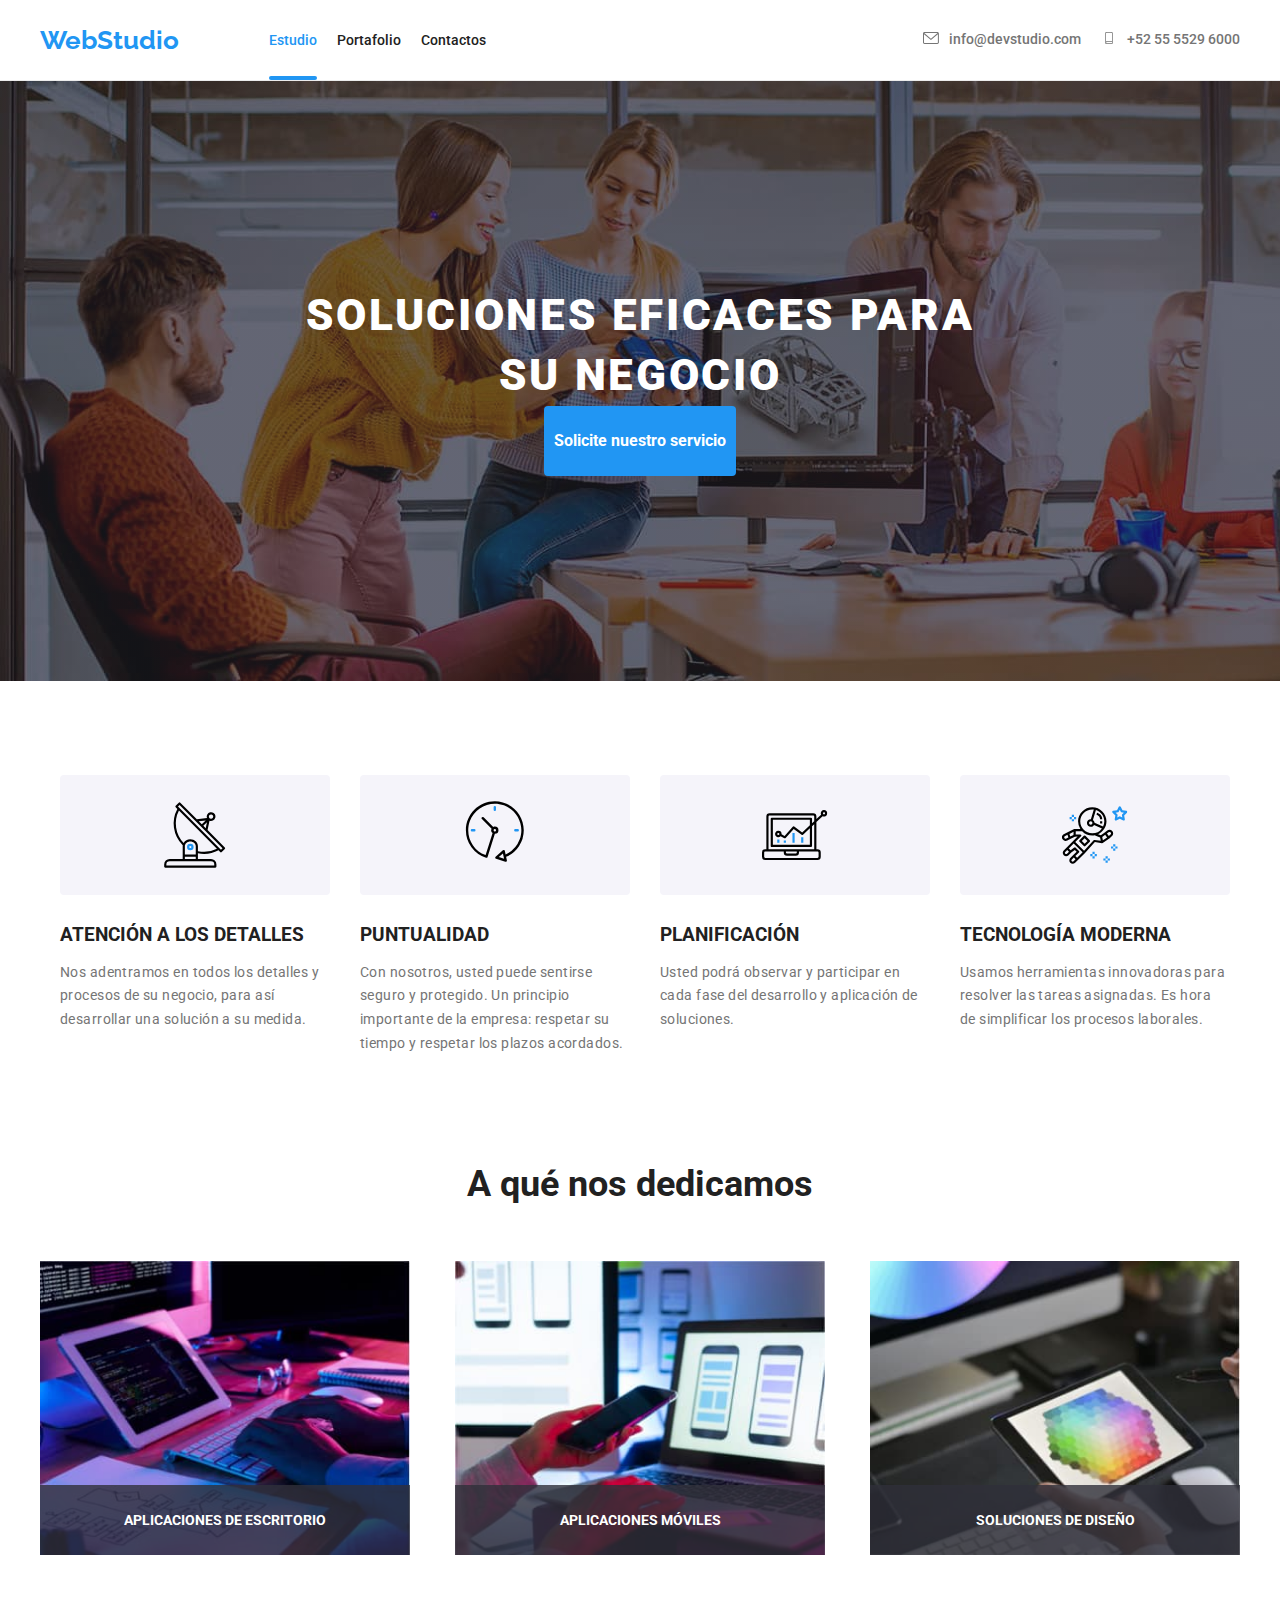
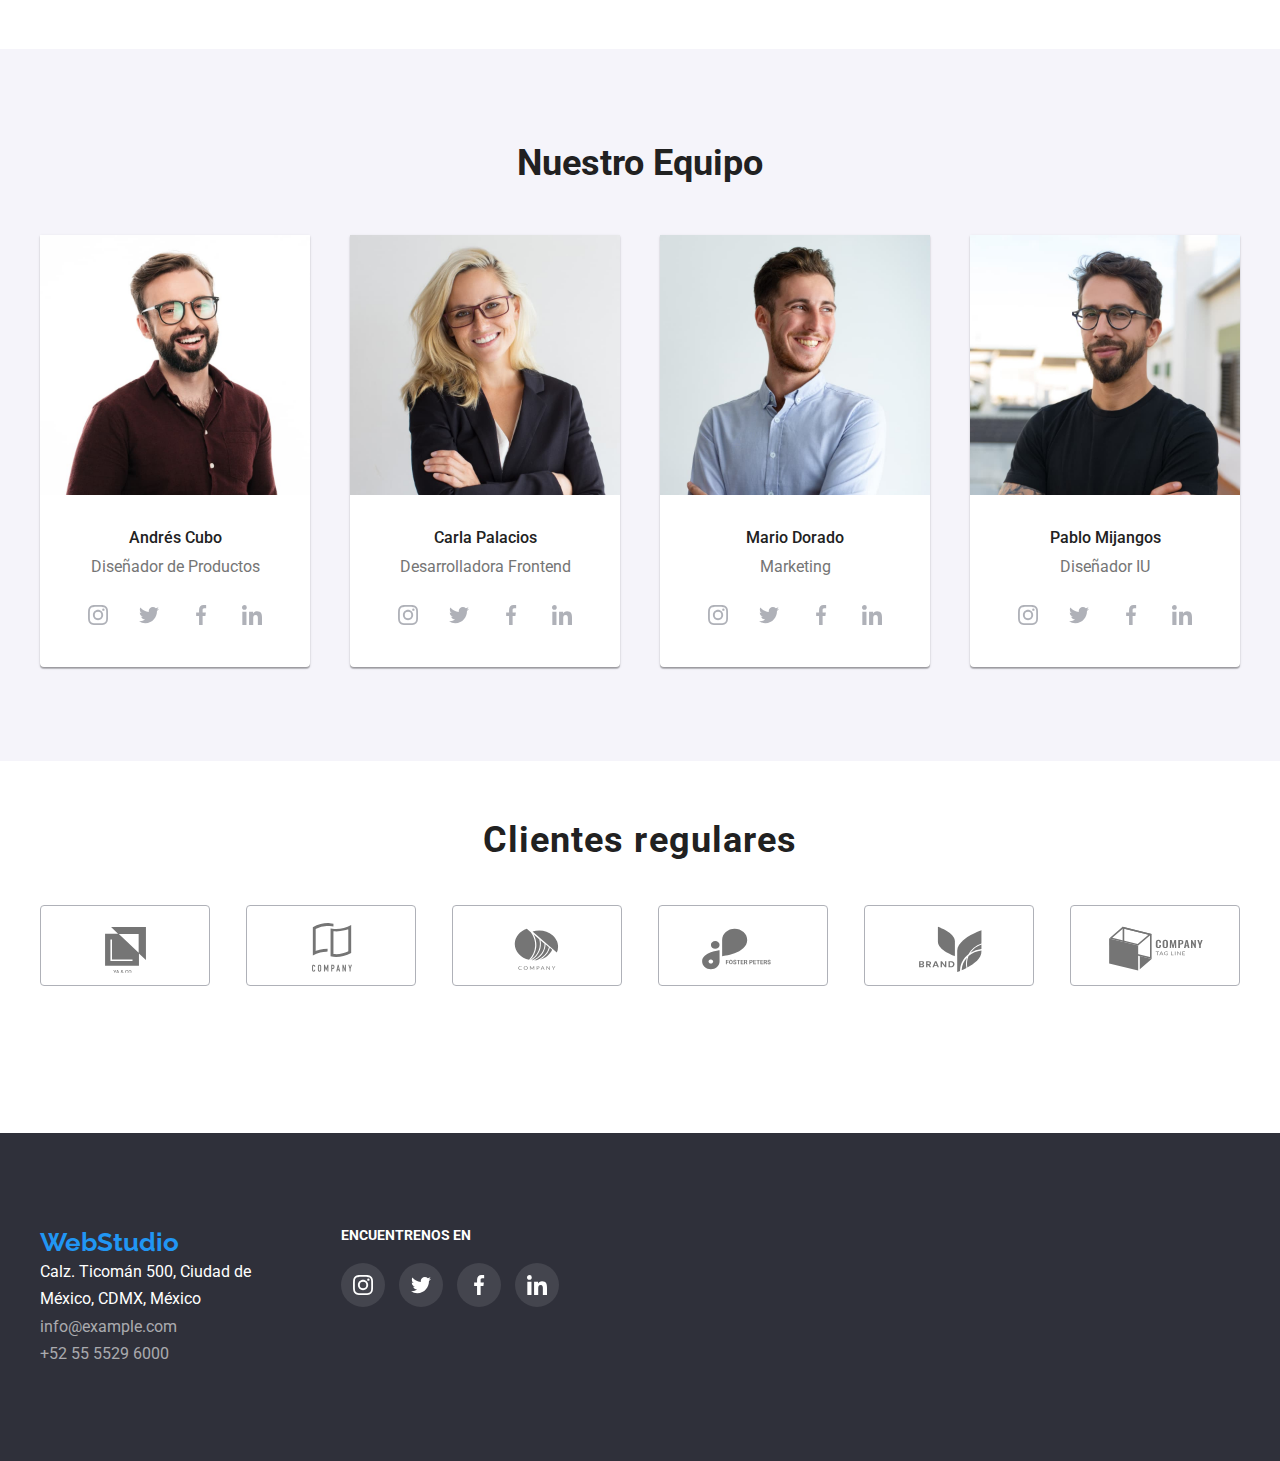
<file: index.html>
<!DOCTYPE html>
<html lang="en">
  <head>
    <meta charset="UTF-8" />
    <meta http-equiv="X-UA-Compatible" content="IE=edge" />
    <meta name="viewport" content="width=device-width, initial-scale=1.0" />
      <!--normalize-->
      <link
      rel="stylesheet"
      href="https://cdnjs.cloudflare.com/ajax/libs/modern-normalize/1.0.0/modern-normalize.min.css"
    />
    <link rel="preconnect" href="https://fonts.googleapis.com" />
    <link rel="preconnect" href="https://fonts.gstatic.com" crossorigin />
    <link
      href="https://fonts.googleapis.com/css2?family=Raleway:ital,wght@0,100;0,200;0,300;0,400;0,500;0,600;0,700;0,800;0,900;1,100;1,200;1,300;1,400;1,500;1,600;1,700;1,800;1,900&family=Roboto:ital,wght@0,100;0,300;0,400;0,500;0,700;0,900;1,100;1,300;1,400;1,500;1,700&display=swap"
      rel="stylesheet"
    />
    <title>WebStudio Proyect</title>
    <link rel="stylesheet" href="./CSS/styles.css" />
  </head>
  <body>
    <header class="border-header">
      <div class="header container">
        <nav class="nav-header">
          <a class="logo" href="#">WebStudio</a>
            <ul class="navigation-links list">
              <li><a class="current navigation" href="/index.html">Estudio</a></li>
                <li><a class="navigation" href="./portafolio.html">Portafolio</a></li>
                <li><a class="navigation" href="#">Contactos</a></li>
            </ul>
        </nav>
      <!--en la parte derecha del header-->

      <ul class="contacts list">
        <!--Envío de correo-->
        <li>
          <a class="header-contact"href="mailto:info@devstudio.com"
            >
            <svg class="icon-contact">
            <use href="./images/icons.svg#icon-sobre">
            </use>
          </svg>info@devstudio.com</a>
                    
        </li>
        <!--Llamada telefónica-->
        <li>
          
          <a class="header-contact" href="tel:+525555296000">
            <svg class="icon-contact">
              <use href="./images/icons.svg#icon-telefono">
              </use>
            </svg>+52 55 5529 6000</a>
        </li>
      </ul>  
      </div>
    </header>
    <main>
      <section class="hero">
        <h1>SOLUCIONES EFICACES PARA SU NEGOCIO</h1>
        <button type="button" class="button-hero" data-modal-open >Solicite nuestro servicio</button>
      </section>
      <section class="benefits-sections container">
        <h2 style="display: none">BENEFICIOS</h2>
        <ul class="list benefits">
          <li class="item-benefits">
            <div class="icon-benefits-container">
              <svg class="icon-benefits">
              <use href="./images/icons.svg#icon-antena">
              </use>
            </svg>
          </div>
            <h3 class="title-benefits">ATENCIÓN A LOS DETALLES</h3>
            <p class="text-benefits">
              Nos adentramos en todos los detalles y procesos de su negocio,
              para así desarrollar una solución a su medida.
            </p>
          </li>

          <li class="item-benefits">
            <div class="icon-benefits-container">
              <svg class="icon-benefits">
              <use href="./images/icons.svg#icon-reloj">
              </use>
            </svg>
          </div>
            <h3 class="title-benefits">PUNTUALIDAD</h3>
            <p class="text-benefits">
              Con nosotros, usted puede sentirse seguro y protegido. Un
              principio importante de la empresa: respetar su tiempo y respetar
              los plazos acordados.
            </p>
          </li>

          <li class="item-benefits">
            <div class="icon-benefits-container">
              <svg class="icon-benefits">
              <use href="./images/icons.svg#icon-diagrama">
              </use>
            </svg>
          </div>
            <h3 class="title-benefits">PLANIFICACIÓN</h3>
            <p class="text-benefits">
              Usted podrá observar y participar en cada fase del desarrollo y
              aplicación de soluciones.
            </p>
          </li>

          <li class="item-benefits">
            <div class="icon-benefits-container">
              <svg class="icon-benefits">
              <use href="./images/icons.svg#icon-astronauta">
              </use>
            </svg>
          </div>
            <h3 class="title-benefits">TECNOLOGÍA MODERNA</h3>
            <p class="text-benefits">
              Usamos herramientas innovadoras para resolver las tareas
              asignadas. Es hora de simplificar los procesos laborales.
            </p>
          </li>
        </ul>
      </section>

      <section class="services container">
        <h2 class="title-services">A qué nos dedicamos</h2>
        <ul class="list services-list">
          <li>
            <div class="box-services">
            <img
              src="./images/img1.jpg"
              alt="Escribiendo en teclado"
              width="370"
              height="294"
            />
            <h3 class="image-position">APLICACIONES DE ESCRITORIO</h3>
          </div>
          </li>
          <li>
            <div class="box-services">
            <img
              src="./images/img2.jpg"
              alt="App Celular"
              width="370"
              height="294"
            />
            <h3>APLICACIONES MÓVILES</h3>
          </div>
          </li>
          <li>
            <div class="box-services">
            <img
              src="./images/img3.jpg"
              alt="Tablet"
              width="370"
              height="294"
            />
            <h3>SOLUCIONES DE DISEÑO</h3>
          </div>
          </li>
        </ul> 
      </section>

      <section class="team">
        <div class="container">
          <h2 class="title-team">Nuestro Equipo</h2>
            <ul class="list team-list">
              <li class="id-team">
                <img
                  src="./images/team1.jpg"
                  alt="Foto Andrés Cubo"
                  width="270"
                  height="260"
                />
                <h3>Andrés Cubo</h3>
                <p>Diseñador de Productos</p>
                <ul class="list icons-media">
                  <li class="icons-background">
                <a href="#" target="_blank" rel="noopener noreferrer"> 
                <svg class="social-media">
                  <use href="./images/icons.svg#icon-instagram">
                  </use>
                </svg>
              </a>
              </li>
              <li class="icons-background">
            <a href="#" target="_blank" rel="noopener noreferrer"> 
            <svg  class="social-media">
              <use href="./images/icons.svg#icon-twitter">
              </use>
            </svg>
          </a>
              </li>
              <li class="icons-background">
            <a href="#" target="_blank" rel="noopener noreferrer"> 
            <svg  class="social-media">
              <use href="./images/icons.svg#icon-facebook">
              </use>
            </svg>
          </a>
              </li>
              <li class="icons-background">
            <a href="#" target="_blank" rel="noopener noreferrer"> 
            <svg  class="social-media">
              <use href="./images/icons.svg#icon-linkedin">
              </use>
            </svg>
          </a>
              </li>
          </ul>
          </li>
          

          <li class="id-team">
            <img
              src="./images/team2.jpg"
              alt="Foto Carla Palacios"
              width="270"
              height="260"
            />
            <h3>Carla Palacios</h3>
            <p>Desarrolladora Frontend</p>
            <ul class="list icons-media">
              <li class="icons-background">
            <a href="#" target="_blank" rel="noopener noreferrer"> 
            <svg  class="social-media">
              <use href="./images/icons.svg#icon-instagram">
              </use>
            </svg>
          </a>
          </li> 
          <li class="icons-background">
            <a href="#" target="_blank" rel="noopener noreferrer"> 
            <svg  class="social-media">
              <use href="./images/icons.svg#icon-twitter">
              </use>
            </svg>
          </a>
          </li>
          <li class="icons-background">
            <a href="#" target="_blank" rel="noopener noreferrer"> 
            <svg  class="social-media">
              <use href="./images/icons.svg#icon-facebook">
              </use>
            </svg>
          </a>
          </li>
          <li class="icons-background">
            <a href="#" target="_blank" rel="noopener noreferrer"> 
            <svg  class="social-media">
              <use href="./images/icons.svg#icon-linkedin">
              </use>
            </svg>
          </a>
          </li>
          </ul>
          </li>

          <li class="id-team">
            <img
              src="./images/team3.jpg"
              alt="Foto Mario Dorado"
              width="270"
              height="260"
            />
            <h3>Mario Dorado</h3>
            <p>Marketing</p>
            <ul class="list icons-media">
              <li class="icons-background">
            <a href="#" target="_blank" rel="noopener noreferrer"> 
            <svg  class="social-media">
              <use href="./images/icons.svg#icon-instagram">
              </use>
            </svg>
          </a>
              </li>
              <li class="icons-background">
            <a href="#" target="_blank" rel="noopener noreferrer"> 
            <svg  class="social-media">
              <use href="./images/icons.svg#icon-twitter">
              </use>
            </svg>
          </a>
          </li>
          <li class="icons-background">
            <a href="#" target="_blank" rel="noopener noreferrer"> 
            <svg  class="social-media">
              <use href="./images/icons.svg#icon-facebook">
              </use>
            </svg>
          </a>
          </li>
          <li class="icons-background">
            <a href="#" target="_blank" rel="noopener noreferrer"> 
            <svg  class="social-media">
              <use href="./images/icons.svg#icon-linkedin">
              </use>
            </svg>
          </a>
          </li>
          </ul>
          </li>

          <li class="id-team">
            <img
              src="./images/team4.jpg"
              alt="Foto Pablo Mijangos"
              width="270"
              height="260"
            />
            <h3>Pablo Mijangos</h3>
            <p>Diseñador IU</p>
            <ul class="list icons-media">
              <li class="icons-background">
            <a href="#" target="_blank" rel="noopener noreferrer"> 
            <svg  class="social-media">
              <use href="./images/icons.svg#icon-instagram">
              </use>
            </svg>
          </a>
          </li>
          <li class="icons-background">
            <a href="#" target="_blank" rel="noopener noreferrer"> 
            <svg  class="social-media">
              <use href="./images/icons.svg#icon-twitter">
              </use>
            </svg>
          </a>
          </li>
          <li class="icons-background">
            <a href="#" target="_blank" rel="noopener noreferrer"> 
            <svg  class="social-media">
              <use href="./images/icons.svg#icon-facebook">
              </use>
            </svg>
          </a>
          </li>
          <li class="icons-background">
            <a href="#" target="_blank" rel="noopener noreferrer"> 
            <svg  class="social-media">
              <use href="./images/icons.svg#icon-linkedin">
              </use>
            </svg>
          </a>
          </li>
        </ul>
        </div>
        </section>

      <section>
        <h2 style="display: none">Clientes</h2>
      <div class="container company">
        <h3>Clientes regulares</h3>
        <ul class="list company-icon-container"> 
          <li class="rectangle">
          <a href="#" target="_blank" rel="noopener noreferrer">
          <svg  class="company-icon">
          <use href="./images/icons.svg#icon-logo1">
          </use>
          </svg>
        </a>
          </li>
          <li class="rectangle">
        <a href="#" target="_blank" rel="noopener noreferrer">
        <svg  class="company-icon">
          <use href="./images/icons.svg#icon-logo2">
          </use>
        </svg>
      </a>
      </li>
      <li class="rectangle">
        <a href="#" target="_blank" rel="noopener noreferrer">
        <svg  class="company-icon">
          <use href="./images/icons.svg#icon-logo3">
          </use>
        </svg>
      </a>
      </li>
      <li class="rectangle">
        <a href="#" target="_blank" rel="noopener noreferrer">
        <svg  class="company-icon">
          <use href="./images/icons.svg#icon-logo4">
          </use>
        </svg>
      </a>
      </li>
      <li class="rectangle">
        <a href="#" target="_blank" rel="noopener noreferrer">
        <svg  class="company-icon">
          <use href="./images/icons.svg#icon-logo5">
          </use>
        </svg>
      </a>
      </li>
      <li class="rectangle">
        <a href="#" target="_blank" rel="noopener noreferrer">
        <svg  class="company-icon">
          <use href="./images/icons.svg#icon-logo6">
          </use>
        </svg>
      </a>
      </li>
      </ul> 
      </div>
    </main>

    <footer class="footer">
      <div class="container container-footer">
        <div>
          <a class="logo logo-footer" href="#">WebStudio</a>
          <address>
            <ul class="list list-footer">
              <li>
                <a class="address"
              href="https://goo.gl/maps/PHKaTiNZTSh5ryRF7"
              target="_blank"
              rel="noopener noreferrer"
              >Calz. Ticomán 500, Ciudad de México, CDMX, México</a
            >
          </li>
          <li>
            <a class="footer-contact" href="mailto:info@example.com"
              >info@example.com</a
            >
          </li>
          <li>
            <a class="footer-contact" href="tel:+525555296000"
              >+52 55 5529 6000
            </a>
          </li>
        </ul>
      </address> 
      </div>
      <div class="media-footer">
        <h3>ENCUENTRENOS EN</h3>
        <div class="cont-icons-footer">
        <a href="#" target="_blank" rel="noopener noreferrer">
        <svg  class="social-media-footer">
          <use href="./images/icons.svg#icon-instagram">
          </use>
        </svg>
      </a>  
      </div>
      <div class="cont-icons-footer">
        <a href="#" target="_blank" rel="noopener noreferrer">
        <svg  class="social-media-footer">
          <use href="./images/icons.svg#icon-twitter">
          </use>
        </svg>
      </a>
      </div>
      <div class="cont-icons-footer">
      <a href="#" target="_blank" rel="noopener noreferrer">
      <svg  class="social-media-footer">
        <use href="./images/icons.svg#icon-facebook">
        </use>
      </svg>
    </a>
    </div>
    <div class="cont-icons-footer">
      <a href="#" target="_blank" rel="noopener noreferrer">
      <svg  class="social-media-footer">
        <use href="./images/icons.svg#icon-linkedin">
        </use>
      </svg>
    </a>
    </div>
      </div>
    </div>
    </footer>

    <!--modal-->
    <div class="backdrop is-hidden" data-modal>
      <div class="modal">
        <button class="cerrar" data-modal-close>X</button>
      </div>
    </div>
    <script src="./js/modal.js"></script>
  </body>
</html>
</file>
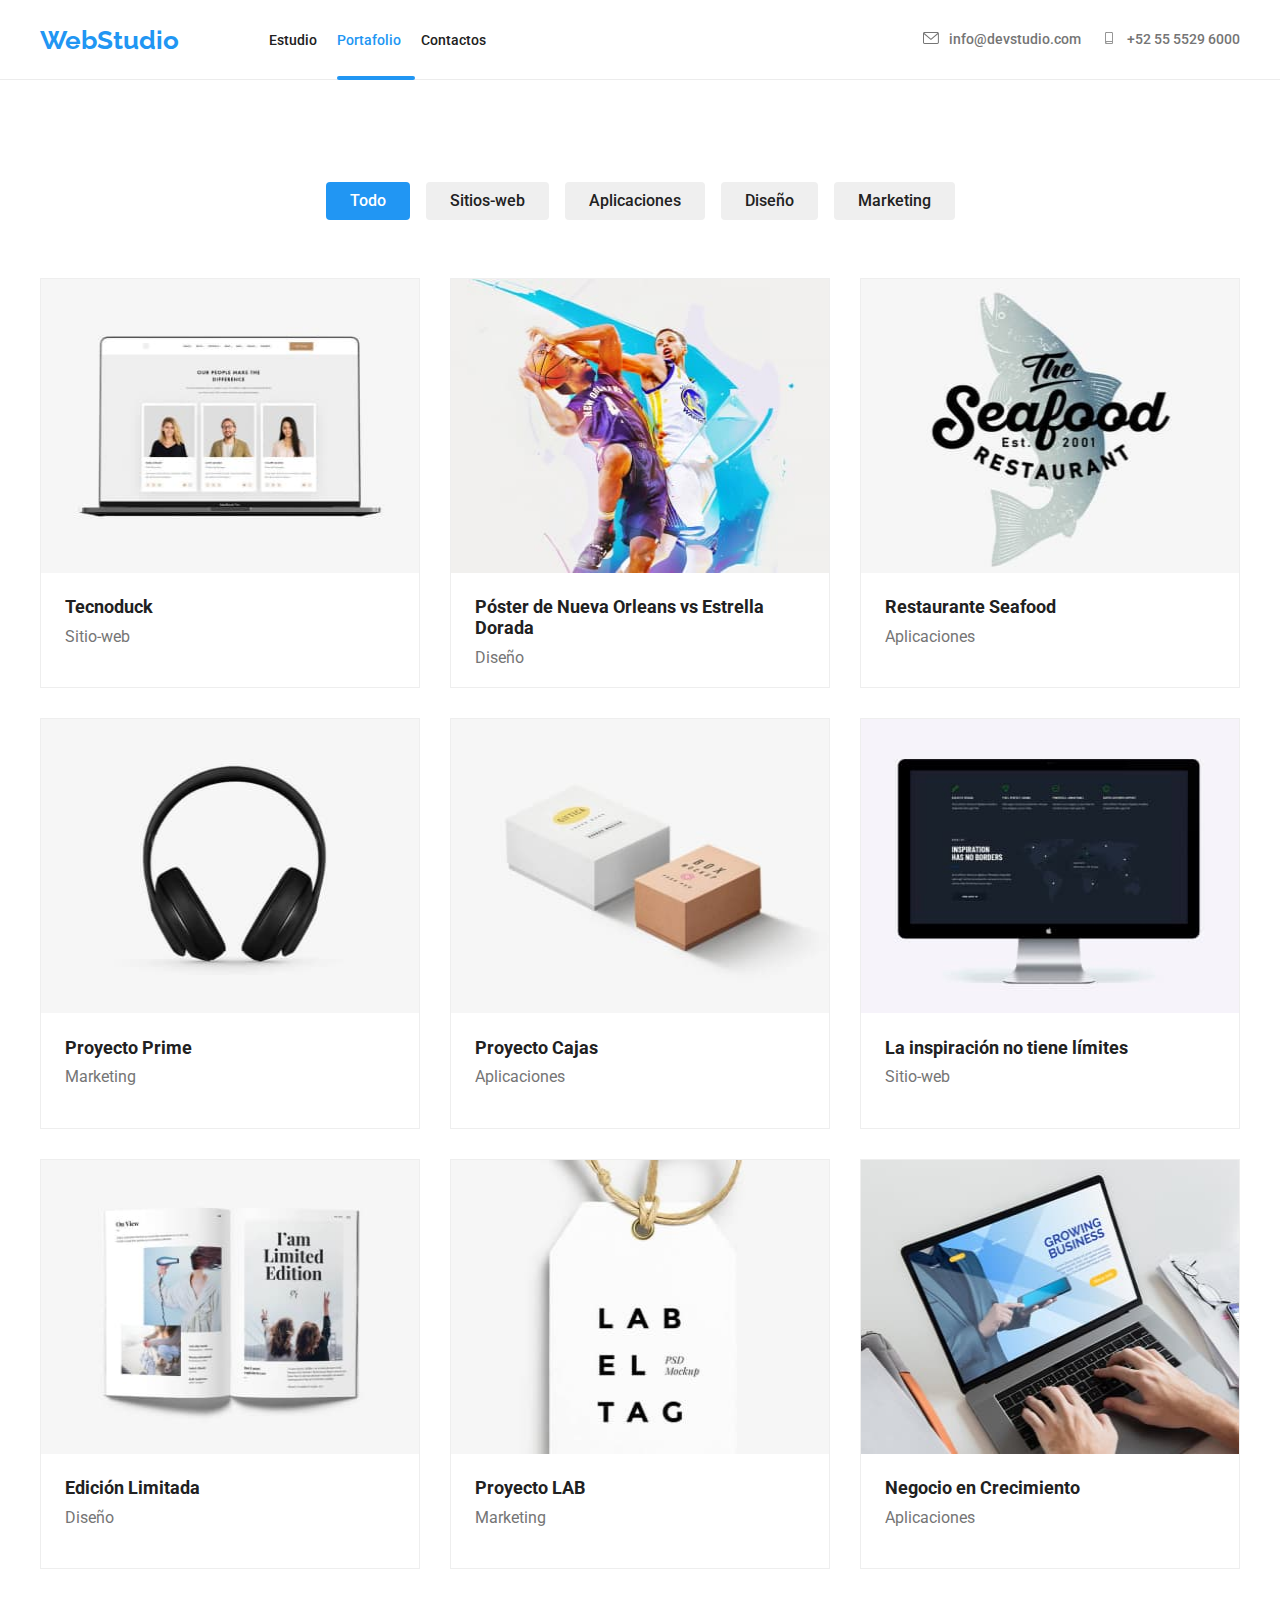
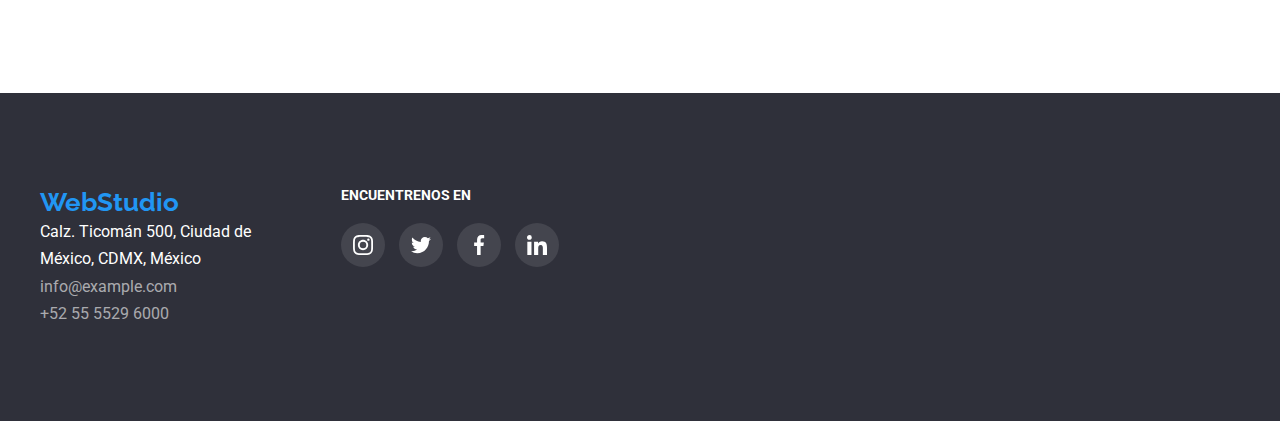
<file: portafolio.html>
<!DOCTYPE html>
<html lang="en">
<head>
    <meta charset="UTF-8">
    <meta http-equiv="X-UA-Compatible" content="IE=edge">
    <meta name="viewport" content="width=device-width, initial-scale=1.0">
    <link rel="preconnect" href="https://fonts.gstatic.com" crossorigin>
    <link href="https://fonts.googleapis.com/css2?family=Raleway:ital,wght@0,100;0,200;0,300;0,400;0,500;0,600;0,700;0,800;0,900;1,100;1,200;1,300;1,400;1,500;1,600;1,700;1,800;1,900&family=Roboto:ital,wght@0,100;0,300;0,400;0,500;0,700;0,900;1,100;1,300;1,400;1,500;1,700&display=swap" rel="stylesheet">
    <title>Portafolio</title>
    <link
    rel="stylesheet"
    href="https://cdnjs.cloudflare.com/ajax/libs/modern-normalize/1.0.0/modern-normalize.min.css"
  />
  <!--normalize-->
  <link
  rel="stylesheet"
  href="https://cdnjs.cloudflare.com/ajax/libs/modern-normalize/1.0.0/modern-normalize.min.css"
/>
    <link rel="stylesheet" href="./CSS/styles.css"/>
</head>
<body>
    <header class="header border-header">
      <div class="header container">
        <nav class="nav-header">
          <a class="logo" href="#">WebStudio</a>
          <ul class="navigation-links list">
            <li><a class="navigation" href="./index.html">Estudio</a></li>
            <li><a class="current current-portafolio navigation" href="./portafolio.html">Portafolio</a></li>
            <li><a class="navigation" href="#">Contactos</a></li>
          </ul>
        </nav>
        <ul class="contacts list">
          <!--Envío de correo-->
          <ul class="contacts list">
            <!--Envío de correo-->
            <li>
              <a class="header-contact"href="mailto:info@devstudio.com"
                >
                <svg class="icon-contact">
                <use href="./images/icons.svg#icon-sobre">
                </use>
              </svg>info@devstudio.com</a>
                        
            </li>
            <!--Llamada telefónica-->
            <li>
              
              <a class="header-contact" href="tel:+525555296000">
                <svg class="icon-contact">
                  <use href="./images/icons.svg#icon-telefono">
                  </use>
                </svg>+52 55 5529 6000</a>
          </li>
        </ul>
      </div> 
      </header>
        <main class="container" >
          <section class="portafolio">
            <h2 style="display: none">BUTTONS</h2>
            <ul class="list buttons-list">  
              <li class="button-projects"><button type="button" class="link-project active-button">Todo</button></li>     
              <li class="button-projects"><button type="button" class="link-project">Sitios-web</button></li>
              <li class="button-projects"><button type="button" class="link-project">Aplicaciones</button></li>
              <li class="button-projects"><button type="button" class="link-project">Diseño</button></li>
              <li class="button-projects"><button type="button" class="link-project">Marketing</button></li>
            </ul>
            <ul class="list projects">
                <li class="cards-border">
                  <div class="cards-container">
                    <img class="images"
                    src="./images/laptop.jpg"
                    alt="laptop"
                    width="370"
                    height="294"
                    />
                    <div class="emergent-card">
                      <p class="p-card">
                        Tecnoduck es una plataforma de distribución de coronavirus de última generación. Las compañías usan esta plataforma para el espionaje digital y los ataques a los servidores seguros de la competencia.
                      </p>
                    </div>
                  </div>
                    <div class="cards-box">
                      <h3>Tecnoduck</h3>
                      <p class="p-projects">Sitio-web</p>
                    </div>
      
                </li>
      
                <li class="cards-border">
                  <div class="cards-container">
                    <img class="images"
                    src="./images/basketball.jpg"
                    alt="basketball photo"
                    width="370"
                    height="294"
                    />
                    <div class="emergent-card">
                      <p class="p-card">
                        Lorem ipsum dolor sit amet consectetur adipisicing elit. Nam quibusdam sed alias doloremque eligendi. Blanditiis id odio assumenda sunt dolores laudantium harum tempora provident fuga deleniti, earum eveniet, omnis modi.
                      </p>
                    </div>
                  </div>
                    <div class="cards-box">
                    <h3>Póster de Nueva Orleans vs Estrella Dorada</h3>
                    <p class="p-projects">Diseño</p>
                  </div>
                  
                </li>
      
                <li class="cards-border">
                  <div class="cards-container">
                    <img class="images"
                    src="./images/theseafoodrestaurant.jpg"
                    alt="Restaurant"
                    width="370"
                    height="294"
                    />
                    <div class="emergent-card">
                      <p class="p-card">
                        Lorem ipsum dolor sit amet consectetur adipisicing elit. Nam quibusdam sed alias doloremque eligendi. Blanditiis id odio assumenda sunt dolores laudantium harum tempora provident fuga deleniti, earum eveniet, omnis modi.
                      </p>
                    </div>
                  </div>
                  
                    <div class="cards-box">
                    <h3>Restaurante Seafood</h3>
                    <p class="p-projects">Aplicaciones</p>
                    </div>
                </li>

                <li class="cards-border">
                  <div class="cards-container">
                    <img class="images"
                      src="./images/headphones.jpg"
                      alt="Headphoneslaptop"
                      width="370"
                      height="294"
                      />
                      <div class="emergent-card">
                        <p class="p-card">
                          Lorem ipsum dolor sit amet consectetur adipisicing elit. Nam quibusdam sed alias doloremque eligendi. Blanditiis id odio assumenda sunt dolores laudantium harum tempora provident fuga deleniti, earum eveniet, omnis modi.
                        </p>
                      </div>
                  </div>
                    
                      <div class="cards-box">
                      <h3>Proyecto Prime</h3>
                      <p class="p-projects">Marketing</p>
                    </div>
                  </li>
        
                  <li class="cards-border">
                    <div class="cards-container">
                      <img class="images"
                      src="./images/boxes.jpg"
                      alt="Boxes"
                      width="370"
                      height="294"
                      />
                      <div class="emergent-card">
                        <p class="p-card">
                          Lorem ipsum dolor sit amet consectetur adipisicing elit. Nam quibusdam sed alias doloremque eligendi. Blanditiis id odio assumenda sunt dolores laudantium harum tempora provident fuga deleniti, earum eveniet, omnis modi.
                        </p>
                      </div>
                    </div>
                    
                      <div class="cards-box">
                      <h3>Proyecto Cajas</h3>
                      <p class="p-projects">Aplicaciones</p>
                      </div>
                  </li>
        
                  <li class="cards-border">
                    <div class="cards-container">
                      <img class="images"
                      src="./images/monitor.jpg"
                      alt="Monitos"
                      width="370"
                      height="294"
                      />
                      <div class="emergent-card">
                        <p class="p-card">
                          Lorem ipsum dolor sit amet consectetur adipisicing elit. Nam quibusdam sed alias doloremque eligendi. Blanditiis id odio assumenda sunt dolores laudantium harum tempora provident fuga deleniti, earum eveniet, omnis modi.
                        </p>
                      </div>
                    </div>
                    
                      <div class="cards-box">
                      <h3>La inspiración no tiene límites</h3>
                      <p class="p-projects">Sitio-web</p>  
                      </div>
                    </li>

                  <li class="cards-border">
                    <div class="cards-container">
                      <img class="images"
                      src="./images/magazine.jpg"
                      alt="magazine"
                      width="370"
                      height="294"
                      />
                      <div class="emergent-card">
                        <p class="p-card">
                          Lorem ipsum dolor sit amet consectetur adipisicing elit. Nam quibusdam sed alias doloremque eligendi. Blanditiis id odio assumenda sunt dolores laudantium harum tempora provident fuga deleniti, earum eveniet, omnis modi.
                        </p>
                      </div>
                    </div>
                    
                      <div class="cards-box">
                      <h3>Edición Limitada</h3>
                      <p class="p-projects">Diseño</p>  
                      </div>
                      
                  </li>
        
                  <li class="cards-border">
                    <div class="cards-container">
                      <img class="images"
                      src="./images/tag.jpg"
                      alt="tag"
                      width="370"
                      height="294"
                      />
                      <div class="emergent-card">
                        <p class="p-card">
                          Lorem ipsum dolor sit amet consectetur adipisicing elit. Nam quibusdam sed alias doloremque eligendi. Blanditiis id odio assumenda sunt dolores laudantium harum tempora provident fuga deleniti, earum eveniet, omnis modi.
                        </p>
                      </div>
                    </div>
                    
                      <div class="cards-box">
                      <h3>Proyecto LAB</h3>
                      <p class="p-projects">Marketing</p>  
                      </div>
                      
                  </li>
        
                  <li class="cards-border">
                    <div class="cards-container">
                      <img class="images"
                      src="./images/pc.jpg"
                      alt="Personal computer"
                      width="370"
                      height="294"
                      />
                      <div class="emergent-card">
                        <p class="p-card">
                          Lorem ipsum dolor sit amet consectetur adipisicing elit. Nam quibusdam sed alias doloremque eligendi. Blanditiis id odio assumenda sunt dolores laudantium harum tempora provident fuga deleniti, earum eveniet, omnis modi.
                        </p>
                      </div>
                    </div>
                    
                      <div class="cards-box">
                      <h3>Negocio en Crecimiento</h3>
                      <p class="p-projects">Aplicaciones</p>  
                      </div>
                      
                  </li>
                  </ul>
          </section>
        </main>
    
        <footer class="footer">
          <div class="container container-footer">
            <div>
              <a class="logo logo-footer" href="#">WebStudio</a>
              <address>
                <ul class="list list-footer">
                  <li>
                    <a class="address"
                  href="https://goo.gl/maps/PHKaTiNZTSh5ryRF7"
                  target="_blank"
                  rel="noopener noreferrer"
                  >Calz. Ticomán 500, Ciudad de México, CDMX, México</a
                >
              </li>
              <li>
                <a class="footer-contact" href="mailto:info@example.com"
                  >info@example.com</a
                >
              </li>
              <li>
                <a class="footer-contact" href="tel:+525555296000"
                  >+52 55 5529 6000
                </a>
              </li>
            </ul>
          </address> 
          </div>
          <div class="media-footer">
            <h3>ENCUENTRENOS EN</h3>
            <div class="cont-icons-footer">
            <a href="#" target="_blank" rel="noopener noreferrer">
            <svg  class="social-media-footer">
              <use href="./images/icons.svg#icon-instagram">
              </use>
            </svg>
          </a>  
          </div>
          <div class="cont-icons-footer">
            <a href="#" target="_blank" rel="noopener noreferrer">
            <svg  class="social-media-footer">
              <use href="./images/icons.svg#icon-twitter">
              </use>
            </svg>
          </a>
          </div>
          <div class="cont-icons-footer">
          <a href="#" target="_blank" rel="noopener noreferrer">
          <svg  class="social-media-footer">
            <use href="./images/icons.svg#icon-facebook">
            </use>
          </svg>
        </a>
        </div>
        <div class="cont-icons-footer">
          <a href="#" target="_blank" rel="noopener noreferrer">
          <svg  class="social-media-footer">
            <use href="./images/icons.svg#icon-linkedin">
            </use>
          </svg>
        </a>
        </div>
          </div>
        </div>
        </footer>
</body>
</html>
</file>
<file: CSS/styles.css>
:root {
  --primary-color: #2196f3;
  --secondary-color: #212121;
  --phone-color: #757575;
  --background-hero: #2f303a;
  --hero-color: #ffffff;
  --tiempo: 250ms;
  --distribucion-tiempo: cubic-bezier(0.4, 0, 0.2, 1);
}
.logo {
  font-family: 'Raleway', sans-serif;
  font-size: 26px;
  font-weight: 700;
  line-height: 1.19;
  text-decoration: none;
  color: var(--primary-color);
}
body {
  font-family: 'Roboto', sans-serif;
  color: var(--secondary-color);
}
ul, h1, h2, h3, h4, h5, h6 {
  margin: 0;
  padding: 0;
}
.container {
  width: 1200px;
  margin: 0 auto;
}
.list {
  list-style: none;
}
.navigation-links :hover {
  color: var(--primary-color);
}

.navigation {
  font-size: 14px;
  font-weight: 500;
  line-height: 1.14;
  color: var(--secondary-color);
  text-decoration: none;
  margin-bottom: 30px;
}
.header-contact {
  color: var(--phone-color);
  text-decoration: none;
}
.header-contact:hover {
  color: var(--primary-color);
}
.icon-contact {
  width: 16px;
  height: 12px;
  margin-right: 10px;
  fill: var(--phone-color);
}

.header-contact:hover .icon-contact {
  fill: var(--primary-color);
  color: var(--primary-color);
}
.current {
  color: var(--primary-color);
}
.contacts {
  font-size: 14px;
  font-weight: 500;
  line-height: 1.14;
}

.hero {
  background-color: var(--background-hero);
  background-image: linear-gradient(to bottom, #2f303a66, #2f303a66),
    url(../images/Image-hero.jpg);
  background-repeat: no-repeat;
  background-size: cover;
}

.hero h1 {
  font-style: normal;
  font-weight: 900;
  font-size: 44px;
  line-height: 1.36;
  text-align: center;
  color: var(--hero-color);
  letter-spacing: 0.06em;
  width: 696px;
}
.button-hero {
  background-color: var(--primary-color);
  color: var(--hero-color);
  font-weight: 700;
  font-size: 16px;
  font-style: bold;
  line-height: 1.87;
  cursor: pointer;
  border: var(--primary-color);
  border-radius: 4px;
  padding: 20px 10px;
}
.icon-benefits-container {
  width: 270px;
  height: 120px;
  background-color: #f5f4fa;
  border-radius: 4px;
  padding: 25px 102.34px;
  margin-bottom: 30px;
}
.icon-benefits {
  width: 65.32px;
  height: 70px;
}
.button-hero:hover {
  background-color: var(--primary-color);
}
.benefits > h3 {
  color: var(--secondary-color);
  font-weight: 700;
  font-size: 14px;
  line-height: 1.14;
  letter-spacing: 0.03em;
}
.text-benefits {
  color: var(--phone-color);
  font-weight: 400;
  font-size: 14px;
  line-height: 1.71;
  letter-spacing: 0.03em;
}
.services h2 {
  font-weight: 700;
  font-size: 36px;
  line-height: 1.16;
  margin-bottom: 55px;
}
.box-services {
  position: relative;
  width: 370px;
  height: 294px;
}
.box-services > h3 {
  position: absolute;
  display: flex;
  justify-content: center;
  padding: 27px 0;
  bottom: 0;
  font-size: 14px;
  color: var(--hero-color);
  background-color: rgba(47, 48, 58, 0.8);
  width: 370px;
  height: 70px;
}
.team h2 {
  font-weight: 700;
  font-size: 36px;
  color: var(--secondary-color);
  line-height: 1.16;
  margin-bottom: 50px;
}
.team h3 {
  font-weight: 500;
  font-size: 16px;
  color: var(--secondary-color);
  line-height: 1.18;
}
.team p {
  font-weight: 400;
  font-size: 16px;
  color: var(--phone-color);
  line-height: 1.18;
}
.footer {
  background-color: var(--background-hero);
  padding: 94px 0;
}
.address {
  color: var(--hero-color);
  font-style: normal;
  text-decoration: none;
  line-height: 1.71;
}
.footer-contact {
  color: rgba(255, 255, 255, 0.6);
  font-style: normal;
  text-decoration: none;
  line-height: 1.71;
}
.projects h3 {
  font-weight: 700;
  font-size: 18px;
  color: var(--secondary-color);
  margin-bottom: 4px;
}
.p-projects{
  font-weight: 400;
  font-size: 16;
  line-height: 1.87;
  color: var(--phone-color);
  margin-top: 4px;
}
.link-project {
  font-size: 16px;
  font-weight: 500;
  line-height: 1.62;
  color: var(--secondary-color);
  cursor: pointer;
  border: var(--primary-color);
  border-radius: 4px;
  padding: 6px 24px;
}
.button-projects :hover {
  color: var(--hero-color);
  background-color: var(--primary-color);
  box-shadow: 0px 3px 1px rgba(0, 0, 0, 0.1), 0px 1px 2px rgba(0, 0, 0, 0.08),
    0px 2px 2px rgba(0, 0, 0, 0.12);
  border-radius: 4px;
}
.active-button {
  color: var(--hero-color);
  background-color: var(--primary-color);
}
.header {
  height: 80px;
  display: flex;
  justify-content: space-between;
}
.border-header {
  border-bottom: 1px #ececec solid;
}
.nav-header {
  display: flex;
  justify-content: space-between;
  align-items: center;
  gap: 90px;
}
.navigation-links {
  display: flex;
  gap: 20px;
}
.contacts {
  display: flex;
  justify-content: center;
  align-items: center;
  gap: 20px;
}

.hero {
  height: 600px;
  display: flex;
  justify-content: center;
  align-items: center;
  flex-direction: column;
  letter-spacing: 6%;
}
.benefits {
  display: flex;
  justify-content: space-between;
  margin-right: 20px;
  margin-left: 20px;
}
.benefits-sections {
  padding: 94px 0;
}
.item-benefits {
  margin-right: 30px;
}
.services {
  padding: 0 0 94px 0;
}
.title-services {
  text-align: center;
}
.services-list {
  display: flex;
  justify-content: space-between;
}
.team {
  background-color: #f5f4fa;
  align-items: center;
  padding: 94px 0;
}
.title-team {
  text-align: center;
}
.team-list {
  display: flex;
  justify-content: space-between;
  text-align: center;
}
.id-team {
  box-shadow: 0px 1px 3px rgba(0, 0, 0, 0.12), 0px 1px 1px rgba(0, 0, 0, 0.14),
    0px 2px 1px rgba(0, 0, 0, 0.2);
  border-radius: 0px 0px 4px 4px;
  background-color: white;
}
.id-team > h3 {
  margin: 30px 0 10px 0;
}
.id-team > p {
  margin-top: 10px;
}
.icons-media {
  display: flex;
  justify-content: space-around;
  padding: 0 32px 30px 32px;
}
.icons-background {
  width: 44px;
  height: 44px;
  border-radius: 50%;
  padding: 12px;
  background-color: var(--hero-color);
}
.icons-background:hover {
  background-color: var(--primary-color);
  cursor: pointer;
}
.icons-background:hover .social-media {
  fill: var(--hero-color);
}
.social-media {
  fill: #afb1b8;
  background-image: none;
  width: 20px;
  height: 20px;
}
.buttons-list {
  display: flex;
  justify-content: center;
  padding-bottom: 50px;
}
.button-projects {
  padding: 8px;
}
.projects {
  display: flex;
  flex-wrap: wrap;
  justify-content: space-between;
}
.cards-border {
  border: 1px #eeeeee solid;
  margin-bottom: 30px;
  flex-basis: calc((100% - 2 * 30px) /3);
  cursor: pointer;
}
.cards-border:hover {
  box-shadow: 0px 1px 1px rgba(0, 0, 0, 0.12), 0px 4px 4px rgba(0, 0, 0, 0.06),
    1px 4px 6px rgba(0, 0, 0, 0.16);
}
.images {
  width: 100%;
}
.cards-box {
  padding: 20px 24px;
  height: 110px; 
  width: 100%;
}
.portafolio {
  padding: 94px 0;
}
.company {
  height: 372px;
  padding-top: 59px;
  display: flex;
  flex-direction: column;
}
.company > h3 {
  text-align: center;
  font-weight: 700;
  font-size: 36px;
  letter-spacing: 0.03em;
  margin-bottom: 44px;
}
.company-icon {
  width: 106px;
  height: 52.83px;
  fill: #757575;
}
.company-icon-container {
  display: flex;
  justify-content: space-between;
}
.rectangle {
  width: 170px;
  height: 81px;
  border-radius: 4px;
  border: 1px #afb1b8 solid;
  padding: 14.09px 32px;
}
.rectangle:hover {
  border: 1px var(--primary-color) solid;
  cursor: pointer;
}
.rectangle:hover .company-icon {
  fill: var(--primary-color);
}
/*-------footer---------*/
.list-footer {
  padding: 0px;
  width: 231px;
}
.container-footer {
  display: flex;
  gap: 70px;
}
.social-media-footer {
  width: 20px;
  height: 20px;
  fill: var(--hero-color);
}
.media-footer > h3 {
  color: var(--hero-color);
  font-style: bold;
  margin-bottom: 20px;
  font-size: 14px;
}
.cont-icons-footer {
  display: inline-block;
  width: 44px;
  height: 44px;
  background-color: rgba(255, 255, 255, 0.1);
  border-radius: 50%;
  padding: 12px;
  margin-right: 10px;
}
.cont-icons-footer:hover {
  background-color: var(--primary-color);
}
.nav-header {
  position: relative;
}
.current::before {
  content: "";
  width:48px;
  height: 4px;
  background-color: var(--primary-color);
  border-radius:2px;
  position: absolute;
  bottom: 0px;
}
.current-portafolio::before {
  content: "";
  width: 78px;
  height: 4px;
  display: inline-block;
  border-radius: 2px;
  background-color: var(--primary-color);
  position: absolute;
  bottom: 0px;
}
.cards-container {
  position: relative;
  overflow: hidden;
}
.emergent-card  {
  width: 100%;
  height: 294px;
  background-color: rgba(33, 150, 243, 0.9);;
  position: absolute;
  top: 0;
  transform: translatey(102%);
  transition: transform var(--tiempo) ease;
  transition-timing-function: var(--distribucion-tiempo);
}
.p-card {
  color: var(--hero-color);
  padding: 63px 24px;
  font-size: 18px;
  letter-spacing: 0.03em;
  line-height: 1.55;
  margin: 0;
}
.cards-border:hover .emergent-card {
  transform: translateY(0%);
}

/*modal*/
.backdrop {
  position: fixed;
  top: 0;
  width: 100%;
  height: 100vh;
  background: rgba(0, 0, 0, 0.2);
}
.is-hidden {
  display: none;
}
.modal {
  position: fixed;
  width: 528px;
  height: 581px;
  background-color: var(--hero-color);
  top: 50%;
  left: 50%;
  transform: translate(-50%,-50%);
}

.cerrar {
  position: fixed;
  display: flex;
  justify-content: space-around;
  align-items: center;
  background-color:#ffffff;
  right: 8px;
  top: 8px;
  width: 30px;
  height: 30px;
  border-radius: 50%;
  border: 1px solid rgba(0, 0, 0, 0.1);
}
</file>
